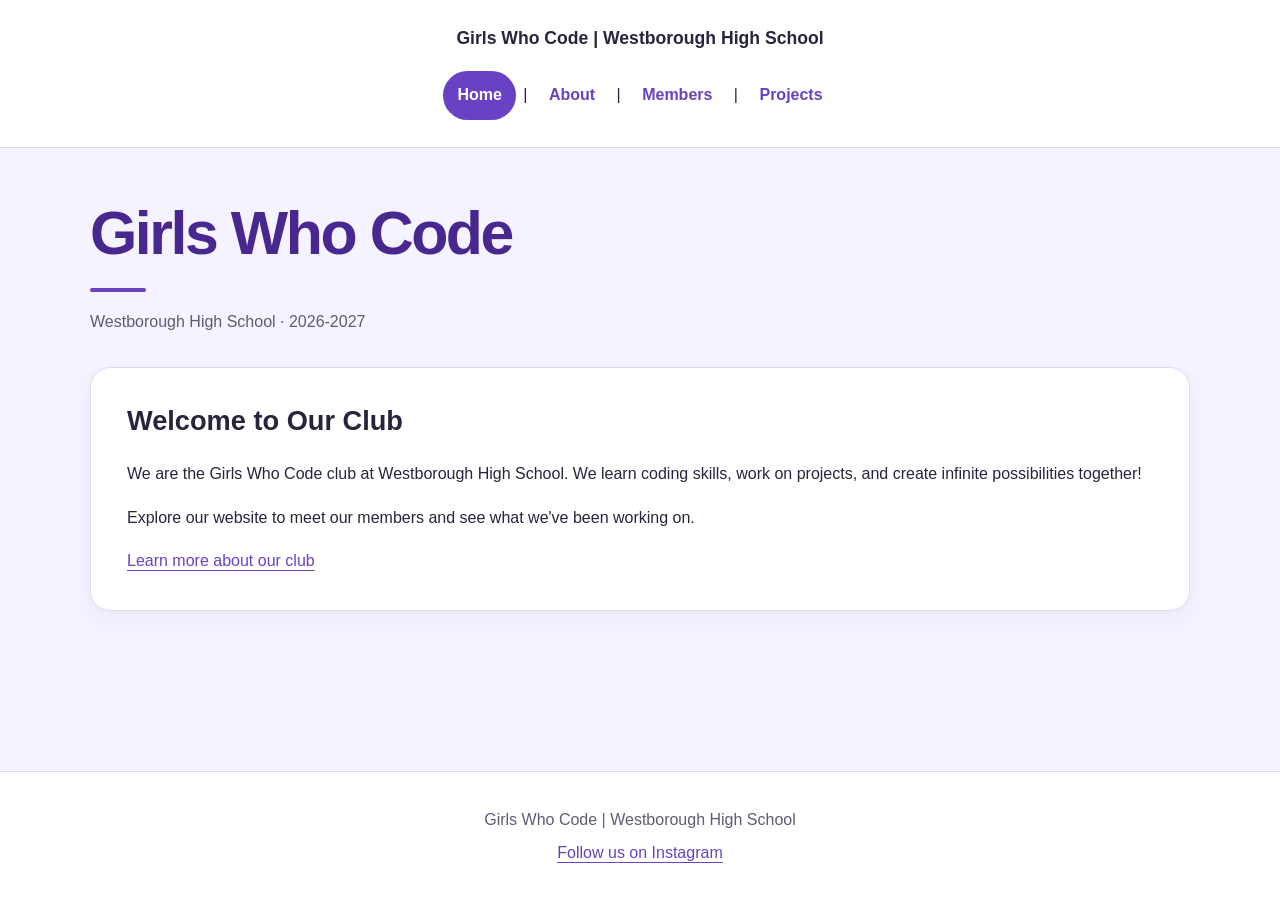
<file: index.html>
<!DOCTYPE html>
<html lang="en">


<head>
    <meta charset="UTF-8">
<meta name="viewport" content="width=device-width, initial-scale=1">
    <title>Girls Who Code | Home</title>
    <link rel="stylesheet" href="css/styles.css">
</head>

<body>

    <header>
        <p>Girls Who Code | Westborough High School</p>

        <nav aria-label="Main navigation">
            <a href="index.html" aria-current="page">Home</a> |
            <a href="about.html">About</a> |
            <a href="members.html">Members</a> |
            <a href="projects.html">Projects</a>
        </nav>
    </header>

    <hr>

    <main>
        <h1>Girls Who Code</h1>
        <p>Westborough High School · 2026-2027</p>

        <section>
            <h2>Welcome to Our Club</h2>

            <p>
                We are the Girls Who Code club at Westborough High School.
                We learn coding skills, work on projects, and create infinite possibilities together!
            </p>

            <p>
                Explore our website to meet our members and see what we've been working on.
            </p>

            <a href="about.html">Learn more about our club</a>
        </section>
    </main>

    <hr>

    <footer>
        <p>Girls Who Code | Westborough High School</p>

        <p>
            <a href="https://www.instagram.com/wboro.girlswhocode/">Follow us on Instagram</a>
        </p>
    </footer>

</body>


</html>
</file>
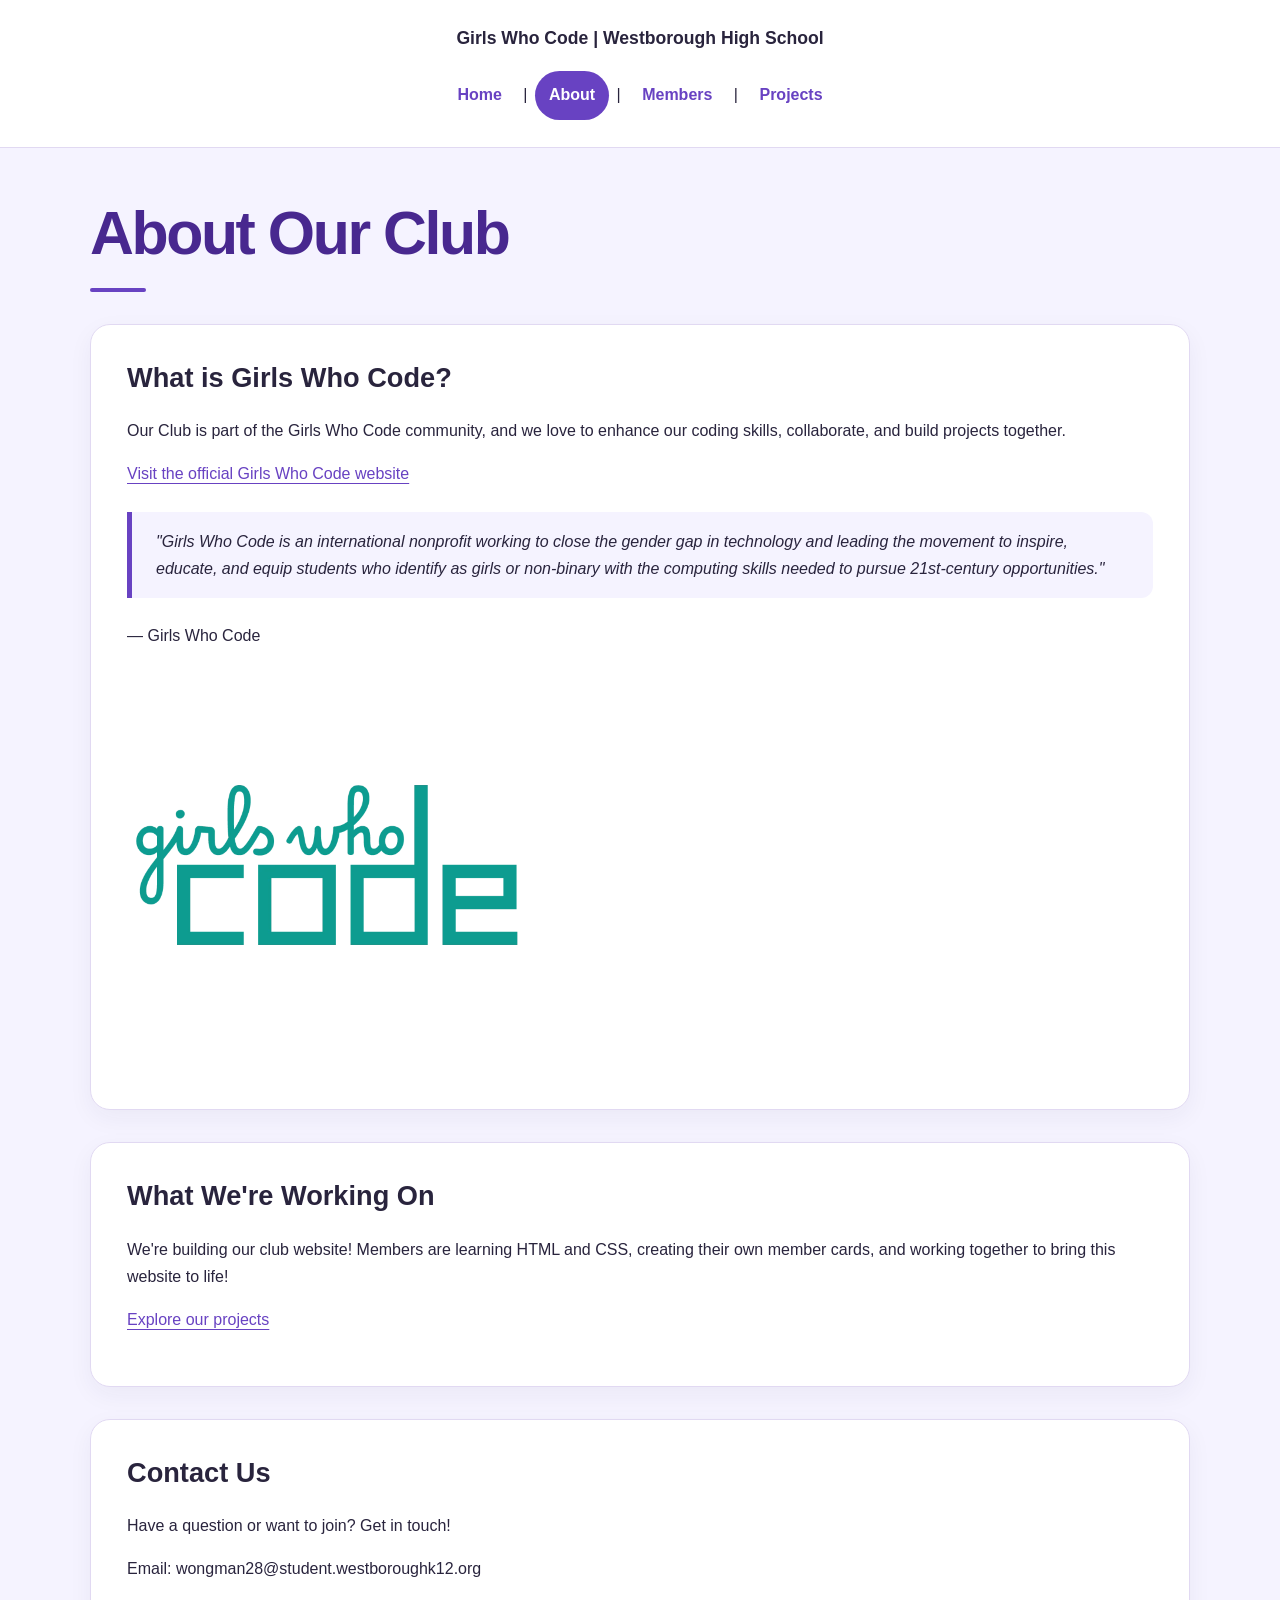
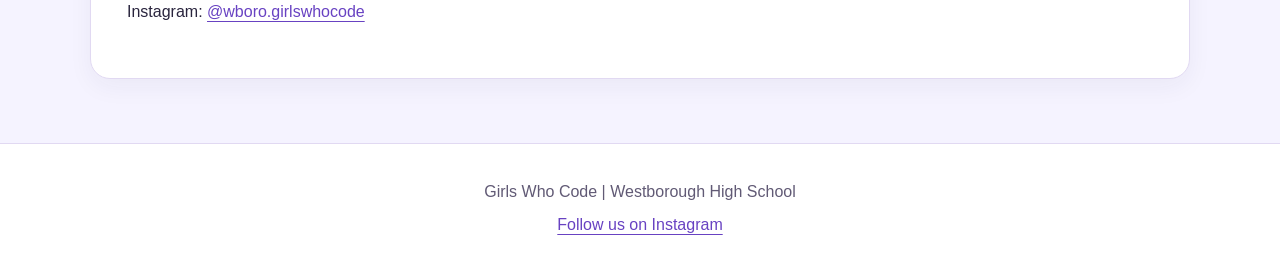
<file: about.html>
<!DOCTYPE html>
<html lang="en">
<head>
  <meta charset="UTF-8">
  <meta name="viewport" content="width=device-width, initial-scale=1">
  <title>Girls Who Code | About</title>
  <link rel="stylesheet" href="css/styles.css">
  
</head>

<body>

    <header>
        <p>Girls Who Code | Westborough High School</p>

        <nav aria-label="Main navigation">
            <a href="index.html">Home</a> |
            <a href="about.html" aria-current="page">About</a> |
            <a href="members.html">Members</a> |
            <a href="projects.html">Projects</a>
        </nav>
    </header>

    <hr>

    <main>
        <h1>About Our Club</h1>

        <section>
            <h2>What is Girls Who Code?</h2>

            <p>
                Our Club is part of the Girls Who Code community, and we love to enhance our coding skills, collaborate, and build projects together.
            </p>

            <p>
                <a href="https://girlswhocode.com">
                    Visit the official Girls Who Code website
                </a>
            </p>

            <blockquote>
                <p>"Girls Who Code is an international nonprofit working to close the gender gap in technology and leading the movement to inspire, educate, and equip students who identify as girls or non-binary with the computing skills needed to pursue 21st-century opportunities."</p>
            </blockquote>
            <p>— Girls Who Code</p>

            <img
                src="images/logo.webp"
                alt="Girls Who Code"
                width="400"
                style="max-width: 100%; height: auto;"
            >
        </section>

        <section>
            <h2>What We're Working On</h2>

            <p>
                We're building our club website! Members are learning HTML
                and CSS, creating their own member cards, and working together
                to bring this website to life!
            </p>

            <p>
                <a href="projects.html">Explore our projects</a>
            </p>
        </section>

        <section>
            <h2>Contact Us</h2>

            <p>Have a question or want to join? Get in touch!</p>

            <p>Email: wongman28@student.westboroughk12.org</p>
            <p>Instagram: <a href="https://www.instagram.com/wboro.girlswhocode/">@wboro.girlswhocode</a></p>
        </section>
    </main>

    <hr>

    <footer>
        <p>Girls Who Code | Westborough High School</p>

        <p>
            <a href="https://www.instagram.com/wboro.girlswhocode/">Follow us on Instagram</a>
        </p>
    </footer>

</body>
</html>
</file>
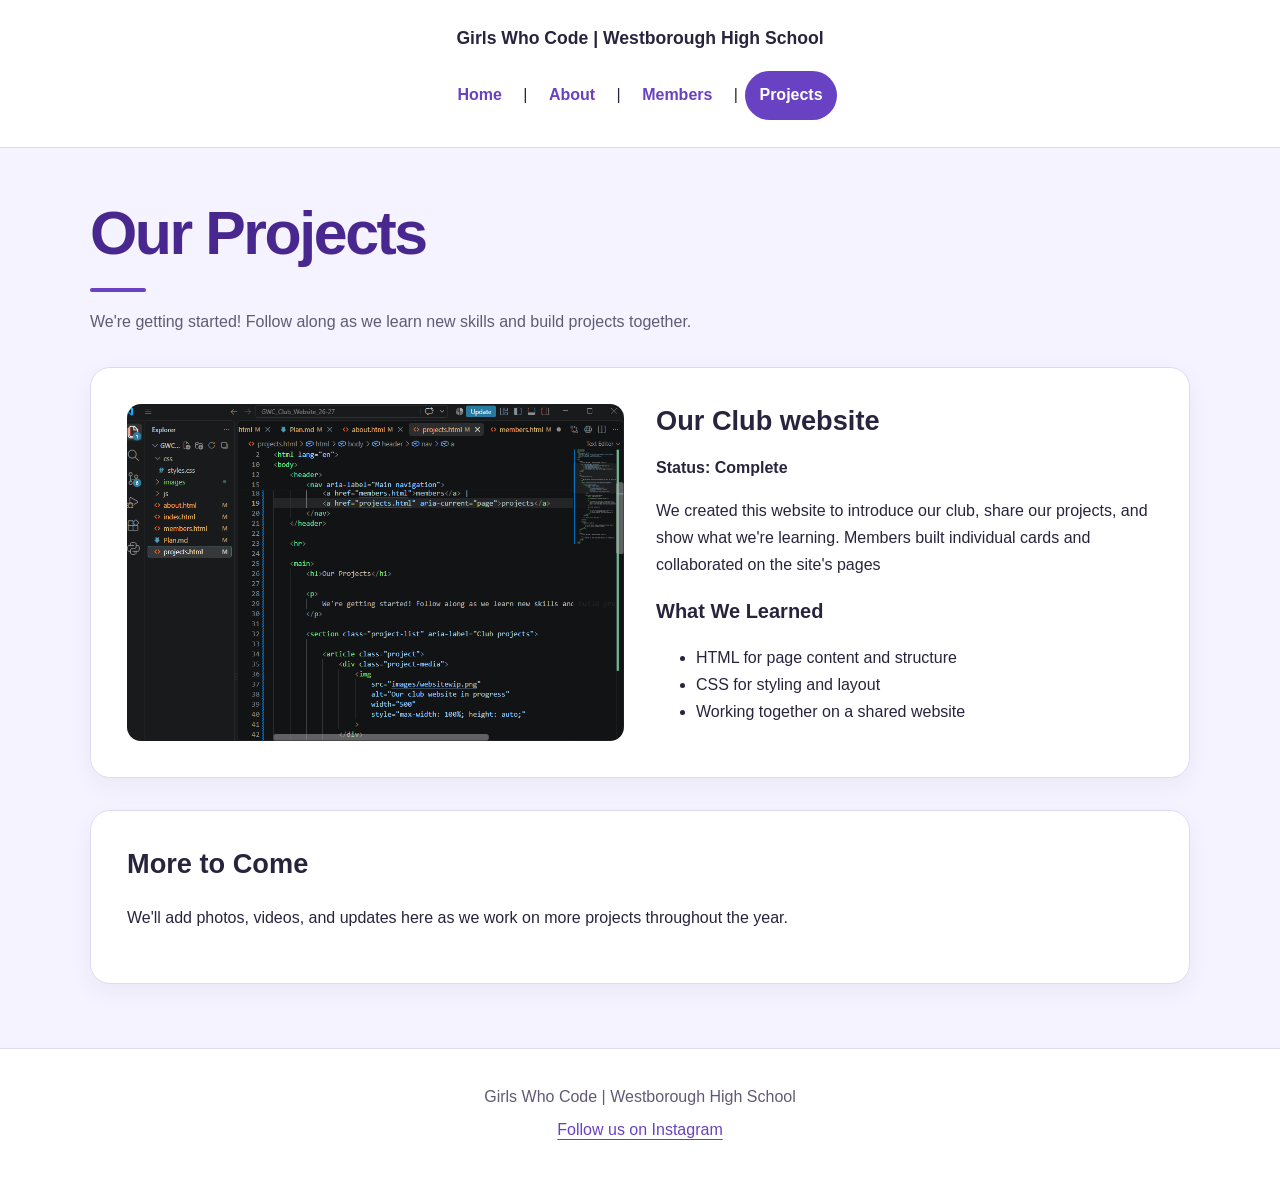
<file: projects.html>
<!DOCTYPE html>
<html lang="en">
<head>
  <meta charset="UTF-8">
  <meta name="viewport" content="width=device-width, initial-scale=1">
  <title>Girls Who Code | Projects</title>
  <link rel="stylesheet" href="css/styles.css">
</head>

<body>

    <header>
        <p>Girls Who Code | Westborough High School</p>

        <nav aria-label="Main navigation">
            <a href="index.html">Home</a> |
            <a href="about.html">About</a> |
            <a href="members.html">Members</a> |
            <a href="projects.html" aria-current="page">Projects</a>
        </nav>
    </header>

    <hr>

    <main>
        <h1>Our Projects</h1>

        <p>
            We're getting started! Follow along as we learn new skills and build projects together.
        </p>

        <section class="project-list" aria-label="Club projects">

            <article class="project">
                <div class="project-media">
                    <img
                        src="images/websitewip.png"
                        alt="Our club website in progress"
                        width="500"
                        style="max-width: 100%; height: auto;"
                    >
                </div>

                <div class="project-description">
                    <h2>Our Club website</h2>

                    <p><strong>Status: Complete</strong></p>

                    <p>
                        We created this website to introduce our club,
                        share our projects, and show what we're learning.
                        Members built individual cards and collaborated on the site's pages
                    </p>

                    <h3>What We Learned</h3>

                    <ul>
                        <li>HTML for page content and structure</li>
                        <li>CSS for styling and layout</li>
                        <li>Working together on a shared website</li>
                    </ul>
                </div>
            </article>

            <!-- Future project stuff here -->

        </section>

        <section>
            <h2>More to Come</h2>
            <p>
                We'll add photos, videos, and updates here as we work
                on more projects throughout the year.  
            </p>
        </section>
    </main>

    <hr>

    <footer>
        <p>Girls Who Code | Westborough High School</p>

        <p>
            <a href="https://www.instagram.com/wboro.girlswhocode/">Follow us on Instagram</a>
        </p>
    </footer>

</body>
</html>
</file>
<file: css/styles.css>
:root {
  --background: #f5f3ff;
  --surface: #ffffff;
  --text: #29243d;
  --muted: #615a75;
  --accent: #6842c2;
  --accent-dark: #48288f;
  --border: #e1d9f2;
}

* {
  box-sizing: border-box;
}

body {
  margin: 0;
  min-height: 100vh;
  display: flex;
  flex-direction: column;
  background: var(--background);
  color: var(--text);
  font-family: Arial, sans-serif;
  line-height: 1.7;
}

a {
  color: var(--accent);
  text-underline-offset: 4px;
}

a:hover {
  color: var(--accent-dark);
}

a:focus-visible {
  outline: 3px solid var(--accent);
  outline-offset: 5px;
}

header {
  padding: 24px;
  background: var(--surface);
  border-bottom: 1px solid var(--border);
  text-align: center;
}

header > p {
  margin: 0 0 14px;
  font-weight: bold;
  font-size: 1.1rem;
}

nav {
  line-height: 2.8;
}

nav a {
  display: inline-block;
  margin: 3px;
  padding: 2px 14px;
  border-radius: 999px;
  font-weight: bold;
  text-decoration: none;
}

nav a:hover {
  background: var(--background);
}

nav a[aria-current="page"] {
  background: var(--accent);
  color: white;
}

main {
  flex: 1;
  width: min(1100px, 92%);
  margin: 0 auto;
  padding: 48px 0 64px;
}

h1,
h2,
h3,
h4 {
  line-height: 1.25;
}

h1 {
  margin: 0 0 16px;
  font-size: clamp(2.2rem, 6vw, 3.8rem);
  letter-spacing: -0.04em;
  color: var(--accent-dark);
}

h2 {
  margin-top: 0;
  font-size: 1.7rem;
}

h3 {
  font-size: 1.25rem;
}

h4 {
  margin-bottom: 8px;
}

main > p {
  max-width: 720px;
  color: var(--muted);
}

main > section {
  margin-top: 32px;
  padding: clamp(20px, 4vw, 36px);
  background: var(--surface);
  border: 1px solid var(--border);
  border-radius: 20px;
  box-shadow: 0 8px 24px rgb(48 30 86 / 5%);
}

img {
  max-width: 100%;
  height: auto;
  border-radius: 14px;
}

video,
iframe {
  max-width: 100%;
  border-radius: 14px;
}

blockquote {
  margin: 24px 0;
  padding: 16px 24px;
  border-left: 5px solid var(--accent);
  border-radius: 0 12px 12px 0;
  background: var(--background);
  font-style: italic;
}

blockquote p {
  margin: 0;
}

hr {
  width: 100%;
  margin: 0;
  border: 0;
}

.member-gallery {
  display: grid;
  grid-template-columns: repeat(auto-fit, minmax(240px, 1fr));
  gap: 24px;
  align-items: start;
}

.member-card {
  min-width: 0;
  width: 100%;
  max-width: 360px;
  justify-self: center;
  padding: 24px;
  overflow-wrap: anywhere;
  background: var(--surface);
  border: 1px solid var(--border);
  border-top: 5px solid var(--accent);
  border-radius: 18px;
  box-shadow: 0 8px 20px rgb(48 30 86 / 8%);
  text-align: center;
}

.member-card h3 {
  margin: 0 0 10px;
  font-size: 1.5rem;
}

.member-card .member-role {
  display: inline-block;
  margin: 0 0 20px;
  padding: 5px 14px;
  border-radius: 999px;
  background: var(--background);
  color: var(--accent-dark);
  font-size: 0.9rem;
}

.member-card img {
  display: block;
  width: 100%;
  max-width: 250px;
  aspect-ratio: 1 / 1;
  object-fit: cover;
  margin: 0 auto 20px;
  border-radius: 14px;
}

.member-card ul {
  padding-left: 22px;
  text-align: left;
}

.member-card li {
  margin-bottom: 5px;
}

.project-list {
  display: grid;
  gap: 36px;
}

.project {
  display: grid;
  grid-template-columns: minmax(0, 1fr) minmax(0, 1fr);
  gap: 32px;
  align-items: center;
}

.project + .project {
  padding-top: 36px;
  border-top: 1px solid var(--border);
}

.project:nth-child(even) .project-media {
  grid-column: 2;
  grid-row: 1;
}

.project:nth-child(even) .project-description {
  grid-column: 1;
  grid-row: 1;
}

.project-media,
.project-description {
  min-width: 0;
}

.project-media img,
.project-media video {
  display: block;
  width: 100%;
}

.project-description h2 {
  margin-bottom: 12px;
}

footer {
  padding: 28px 20px;
  background: var(--surface);
  border-top: 1px solid var(--border);
  text-align: center;
  color: var(--muted);
}

footer p {
  margin: 6px 0;
}

@media (max-width: 650px) {
  header {
    padding: 20px 12px;
  }

  nav a {
    padding: 2px 8px;
  }

  main {
    padding-top: 32px;
  }

  .member-gallery {
    grid-template-columns: 1fr;
  }

  .project {
    grid-template-columns: 1fr;
    gap: 20px;
  }

  .project:nth-child(even) .project-media,
  .project:nth-child(even) .project-description {
    grid-column: auto;
    grid-row: auto;
  }
}

@keyframes fade-in-up {
  from {
    opacity: 0;
    transform: translateY(10px);
  }

  to {
    opacity: 1;
    transform: translateY(0);
  }
}

main > h1,
main > p,
main > section {
  animation: fade-in-up 450ms ease-out both;
}

nav a {
  transition:
    background-color 180ms ease,
    color 180ms ease,
    transform 180ms ease;
}

.member-card {
  transition:
    transform 200ms ease,
    box-shadow 200ms ease,
    border-color 200ms ease;
}

a {
  transition: color 180ms ease;
}

main > h1::after {
  content: "";
  display: block;
  width: 56px;
  height: 4px;
  margin-top: 16px;
  border-radius: 999px;
  background: var(--accent);
}

@media (hover: hover) and (pointer: fine) {
  nav a:hover {
    transform: translateY(-2px);
  }

  .member-card:hover {
    transform: translateY(-4px);
    border-color: var(--accent);
    box-shadow: 0 14px 28px rgb(48 30 86 / 12%);
  }
}

@media (prefers-reduced-motion: reduce) {
  main > h1,
  main > p,
  main > section {
    animation: none;
  }

  a,
  nav a,
  .member-card {
    transition: none;
  }

  nav a:hover,
  .member-card:hover {
    transform: none;
  }
}

.member-anya {
  box-sizing: border-box;
  width: 100%;
  max-width: 300px;
  padding: 20px;
  margin: 20px auto;
  background-color: rgb(221, 170, 144);
  color: #366f29;
  border: 2px solid purple;
  border-radius: 16px;
  font-family: Arial, sans-serif;
  text-align: center;
}

.member-anya img {
  width: 100%;
  aspect-ratio: 1 / 1;
  object-fit: cover;
  border-radius: 50px;
}

.member-anya ul {
  text-align: left;
  padding-left: 24px;
}

.member-vini {
  box-sizing: border-box;
  width: 100%;
  max-width: 300px;
  padding: 20px;
  margin: 20px auto;
  background-color: lightblue;
  color: purple;
  border: 2px solid black;
  border-radius: 16px;
  font-family: Arial, sans-serif;
  text-align: center;
}

.member-vini img {
  width: 80%;
  height: auto;
  border-radius: 50px;
}

.member-vini ul {
  text-align: left;
  padding-left: 24px;
}

.member-isabella {
  box-sizing: border-box;
  width: 100%;
  max-width: 300px;
  padding: 20px;
  margin: 20px auto;
  background-color: #eee6fa;
  color: #493364;
  border: 2px solid #80649e;
  border-radius: 16px;
  font-family: Arial, sans-serif;
  text-align: center;
}

.member-isabella img {
  width: 100%;
  height: auto;
  border-radius: 50px;
}

.member-isabella ul {
  text-align: left;
  padding-left: 24px;
}

.member-publicity {
  box-sizing: border-box;
  width: 100%;
  max-width: 300px;
  padding: 20px;
  margin: 20px auto;
  background-color: #fce4ec;
  color: #743b54;
  border: 2px solid #b76e8a;
  border-radius: 16px;
  font-family: Arial, sans-serif;
  text-align: center;
}

.member-card.club-member {
  box-sizing: border-box;
  width: 100%;
  max-width: 300px;
  padding: 20px;
  margin: 20px auto;
  border: 2px solid;
  border-radius: 16px;
  font-family: Arial, sans-serif;
  text-align: center;
}

.member-card.club-member img {
  display: block;
  width: 100%;
  max-width: 100%;
  height: auto;
  aspect-ratio: 1 / 1;
  object-fit: cover;
  border-radius: 50px;
  margin: 0 auto;
}

.member-card.club-member ul {
  text-align: left;
  padding-left: 24px;
}

.member-aadyaa {
  background-color: rgb(221, 170, 144);
  color: #366f29;
  border-color: purple;
}

.member-akshadha {
  background-color: rgb(186, 197, 241);
  color: #000;
  border-color: #000;
}

.member-saachi {
  background-color: #e5efdf;
  color: #344b30;
  border-color: #78946b;
}

.member-card.member-yubeen {
  background-color: pink;
  color: #66364b;
  border: 3px solid rgb(137, 195, 54);
  border-radius: 19px;
  font-family: Georgia, serif;
}

.member-card.member-yubeen img {
  width: 75%;
  border-radius: 15px;
}

.member-card.member-olivia {
  background-color: rgb(185, 185, 255);
  color: rgb(68, 68, 142);
  border: 1px solid rgb(79, 64, 162);
}

.member-card.member-olivia img {
  border-radius: 50%;
  border: 1px solid rgb(106, 106, 130);
  box-sizing: border-box;
}

.member-olivia h3,
.member-olivia h4 {
  color: rgba(15, 6, 56, 0.904);
  font-family: Georgia, "Times New Roman", serif;
  font-style: italic;
}

.member-olivia .member-introduction,
.member-olivia .member-learning {
  font-family: "Times New Roman", serif;
  font-size: 15px;
}

.member-olivia .member-learning {
  color: rgb(65, 22, 94);
}

.member-olivia ul {
  font-size: 15px;
}

.member-card.member-suhana {
  background-color: rgb(169, 211, 243);
  color: #4412a1;
  border: 6px solid rgb(228, 111, 228);
  font-family: "Trebuchet MS", Arial, sans-serif;
}

.member-card.member-suhana img {
  border-radius: 0;
}

.member-sophia {
  background-color: rgb(221, 170, 144);
  color: #366f29;
  border-color: purple;
}

.member-sahana {
  background-color: rgb(162, 7, 77);
  color: #f4f8cb;
  border-color: rgb(72, 10, 72);
}

.member-brielle {
  box-sizing: border-box;
  width: 100%;
  max-width: 300px;
  padding: 20px;
  margin: 20px auto;
  background-color: #e0edf9;
  color: #344b70;
  border: 2px solid #7895bc;
  border-radius: 16px;
  font-family: Arial, sans-serif;
  text-align: center;
}

.member-gallery .member-card {
  max-width: 300px;
  padding: 20px;
  margin: 20px auto;
  border-top: 5px solid var(--accent);
}
</file>
